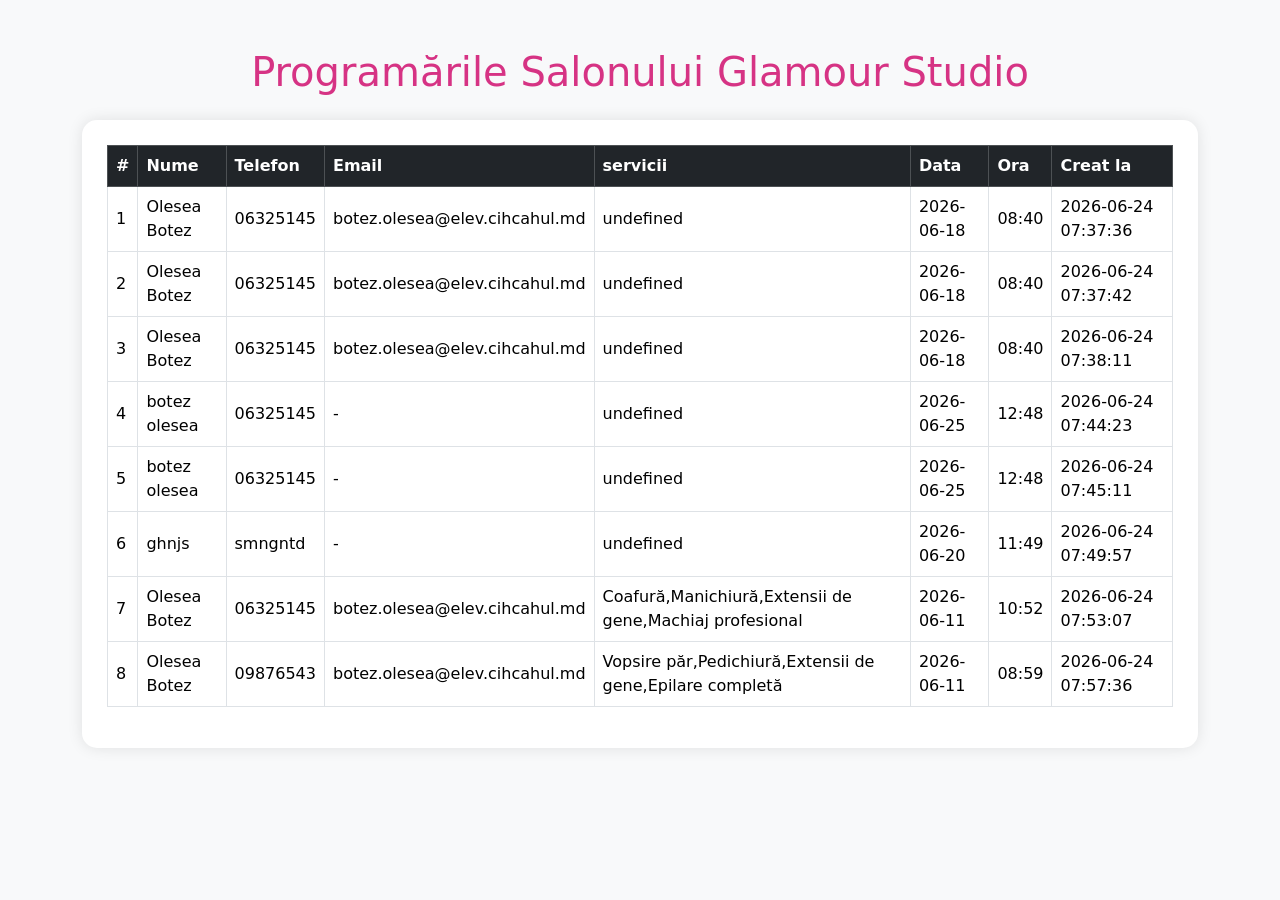
<file: admin.html>
<!DOCTYPE html>
<html lang="ro">
<head>
    <meta charset="UTF-8">
    <meta name="viewport" content="width=device-width, initial-scale=1.0">
    <title>Panou Administrare - Programări</title>

   
    <link href="https://cdn.jsdelivr.net/npm/bootstrap@5.3.3/dist/css/bootstrap.min.css" rel="stylesheet">

    <style>
        body {
            background-color: #f8f9fa;
        }

        h1 {
            color: #d63384;
        }

        .table-container {
            background: white;
            padding: 25px;
            border-radius: 15px;
            box-shadow: 0 0 15px rgba(0,0,0,.1);
        }
    </style>
</head>
<body>

<div class="container mt-5">

    <h1 class="text-center mb-4">
        Programările Salonului Glamour Studio
    </h1>

    <div class="table-container">

        <table class="table table-bordered table-hover align-middle">
            <thead class="table-dark">
                <tr>
                    <th>#</th>
                    <th>Nume</th>
                    <th>Telefon</th>
                    <th>Email</th>
                    <th>servicii</th>
                    <th>Data</th>
                    <th>Ora</th>
                    <th>Creat la</th>
                </tr>
            </thead>

            <tbody id="appointmentsTable">
            </tbody>

        </table>

    </div>

</div>

<script>
fetch("api/programari.json")
    .then(response => response.json())
    .then(programari => {

        const table = document.getElementById("appointmentsTable");

        if (programari.length === 0) {

            table.innerHTML = `
                <tr>
                    <td colspan="8" class="text-center">
                        Nu există programări.
                    </td>
                </tr>
            `;

            return;
        }

        programari.forEach((programare, index) => {

            table.innerHTML += `
                <tr>
                    <td>${index + 1}</td>
                    <td>${programare.nume}</td>
                    <td>${programare.telefon}</td>
                    <td>${programare.email || "-"}</td>
                    <td>${programare.servicii}</td>
                    <td>${programare.data}</td>
                    <td>${programare.ora}</td>
                    <td>${programare.creat_la}</td>
                </tr>
            `;

        });

    })
    .catch(error => {

        console.error(error);

        document.getElementById("appointmentsTable").innerHTML = `
            <tr>
                <td colspan="8" class="text-danger text-center">
                    Eroare la încărcarea programărilor.
                </td>
            </tr>
        `;

    });
</script>

</body>
</html>
</file>
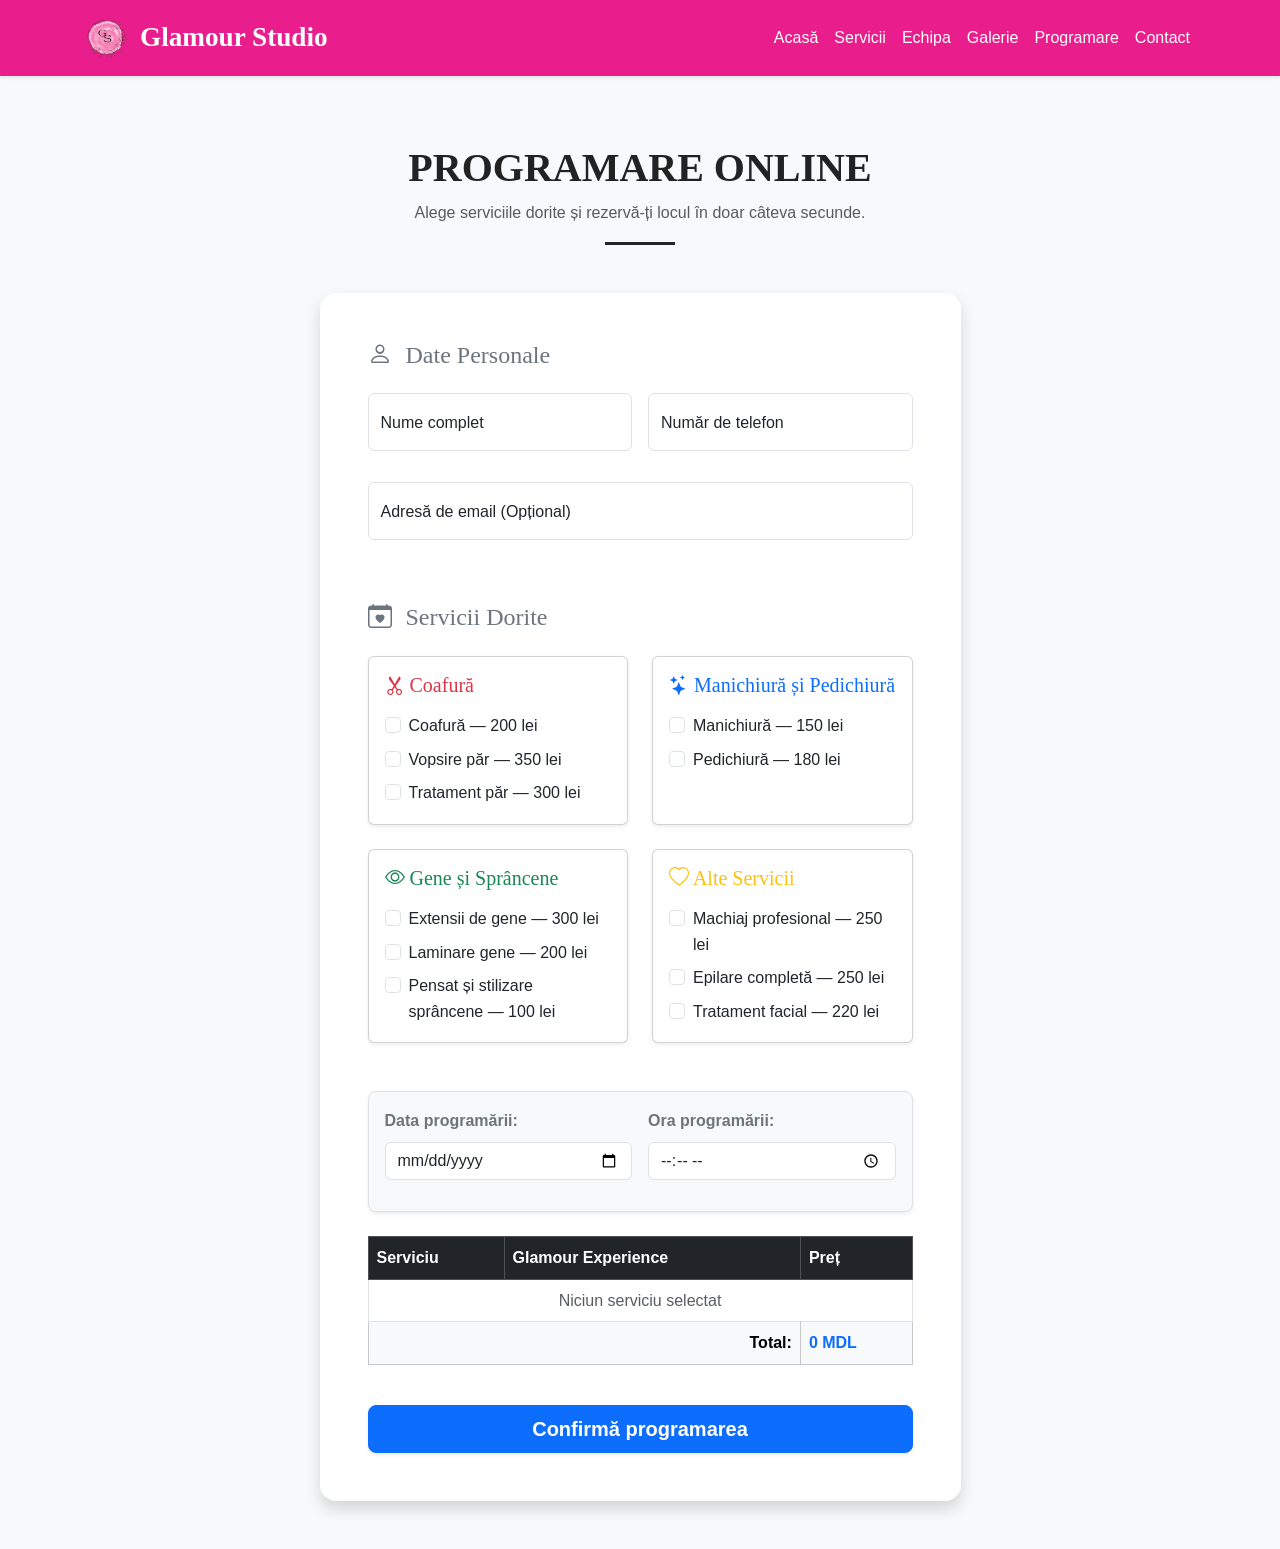
<file: booking.html>
<!DOCTYPE html>
<html lang="ro">

<head>
    <meta charset="UTF-8">
    <meta name="viewport" content="width=device-width, initial-scale=1.0">
    <title>Programare | Glamour Studio</title>

    <link href="https://cdn.jsdelivr.net/npm/bootstrap@5.3.3/dist/css/bootstrap.min.css" rel="stylesheet">

    <link rel="stylesheet" href="https://cdn.jsdelivr.net/npm/bootstrap-icons@1.11.3/font/bootstrap-icons.min.css">

    <link rel="stylesheet" href="css/style.css">
</head>

<body class="bg-light">

    <nav class="navbar navbar-expand-lg bg-pink fixed-top shadow-sm">
        <div class="container">
            <a class="navbar-brand d-flex align-items-center" href="index.html">
                <img src="./img/logo.png" alt="Logo Glamour Studio" class="logo me-2">
                <span>Glamour Studio</span>
            </a>
            <button class="navbar-toggler" type="button" data-bs-toggle="collapse" data-bs-target="#navbarNav">
                <span class="navbar-toggler-icon"></span>
            </button>
            <div class="collapse navbar-collapse" id="navbarNav">
                <ul class="navbar-nav ms-auto">
                    <li class="nav-item"><a class="nav-link" href="index.html">Acasă</a></li>
                    <li class="nav-item"><a class="nav-link" href="services.html">Servicii</a></li>
                    <li class="nav-item"><a class="nav-link" href="team.html">Echipa</a></li>
                    <li class="nav-item"><a class="nav-link" href="gallery.html">Galerie</a></li>
                    <li class="nav-item"><a class="nav-link active" href="booking.html">Programare</a></li>
                    <li class="nav-item"><a class="nav-link" href="contact.html">Contact</a></li>
                </ul>
            </div>
        </div>
    </nav>

    <div class="container my-5 pt-5">

        <div class="text-center my-5">
            <h1 class="fw-bold text-uppercase">Programare Online</h1>
            <p class="text-muted">Alege serviciile dorite și rezervă-ți locul în doar câteva secunde.</p>
            <div class="mx-auto bg-dark" style="width:70px;height:3px;"></div>
        </div>

        <div class="row g-4 justify-content-center">
            <div class="col-lg-7">
                <div class="card border-0 shadow p-4 p-md-5 rounded-4">
                    
                    <form id="bookingForm">

                        <h4 class="mb-4 text-secondary">
                            <i class="bi bi-person me-2"></i> Date Personale
                        </h4>

                        <div class="row g-3 mb-5">
                            <div class="col-md-6">
                                <div class="form-floating">
                                    <input type="text" class="form-control" id="name" placeholder="Nume" required>
                                    <label for="name">Nume complet</label>
                                </div>
                            </div>
                            <div class="col-md-6">
                                <div class="form-floating">
                                    <input type="tel" class="form-control" id="phone" placeholder="Telefon" required>
                                    <label for="phone">Număr de telefon</label>
                                </div>
                            </div>
                            <div class="col-12">
                                <div class="form-floating">
                                    <input type="email" class="form-control" id="email" placeholder="Email">
                                    <label for="email">Adresă de email (Opțional)</label>
                                </div>
                            </div>
                        </div>

                        <h4 class="mb-4 text-secondary">
                            <i class="bi bi-calendar-heart me-2"></i> Servicii Dorite
                        </h4>
                        
                        <div class="row g-4">
                            <div class="col-md-6">
                                <div class="card service-category h-100 shadow-sm">
                                    <div class="card-body">
                                        <h5 class="text-danger mb-3"><i class="bi bi-scissors"></i> Coafură</h5>
                                        <div class="form-check mb-2">
                                            <input class="form-check-input service-checkbox" type="checkbox" value="200" data-name="Coafură" id="coafura">
                                            <label class="form-check-label" for="coafura">Coafură — 200 lei</label>
                                        </div>
                                        <div class="form-check mb-2">
                                            <input class="form-check-input service-checkbox" type="checkbox" value="350" data-name="Vopsire păr" id="vopsire">
                                            <label class="form-check-label" for="vopsire">Vopsire păr — 350 lei</label>
                                        </div>
                                        <div class="form-check">
                                            <input class="form-check-input service-checkbox" type="checkbox" value="300" data-name="Tratament păr" id="tratamentPar">
                                            <label class="form-check-label" for="tratamentPar">Tratament păr — 300 lei</label>
                                        </div>
                                    </div>
                                </div>
                            </div>

                            <div class="col-md-6">
                                <div class="card service-category h-100 shadow-sm">
                                    <div class="card-body">
                                        <h5 class="text-primary mb-3"><i class="bi bi-stars"></i> Manichiură și Pedichiură</h5>
                                        <div class="form-check mb-2">
                                            <input class="form-check-input service-checkbox" type="checkbox" value="150" data-name="Manichiură" id="manichiura">
                                            <label class="form-check-label" for="manichiura">Manichiură — 150 lei</label>
                                        </div>
                                        <div class="form-check">
                                            <input class="form-check-input service-checkbox" type="checkbox" value="180" data-name="Pedichiură" id="pedichiura">
                                            <label class="form-check-label" for="pedichiura">Pedichiură — 180 lei</label>
                                        </div>
                                    </div>
                                </div>
                            </div>

                            <div class="col-md-6">
                                <div class="card service-category h-100 shadow-sm">
                                    <div class="card-body">
                                        <h5 class="text-success mb-3"><i class="bi bi-eye"></i> Gene și Sprâncene</h5>
                                        <div class="form-check mb-2">
                                            <input class="form-check-input service-checkbox" type="checkbox" value="300" data-name="Extensii de gene" id="gene">
                                            <label class="form-check-label" for="gene">Extensii de gene — 300 lei</label>
                                        </div>
                                        <div class="form-check mb-2">
                                            <input class="form-check-input service-checkbox" type="checkbox" value="200" data-name="Laminare gene" id="laminareGene">
                                            <label class="form-check-label" for="laminareGene">Laminare gene — 200 lei</label>
                                        </div>
                                        <div class="form-check">
                                            <input class="form-check-input service-checkbox" type="checkbox" value="100" data-name="Pensat și stilizare sprâncene" id="sprancene">
                                            <label class="form-check-label" for="sprancene">Pensat și stilizare sprâncene — 100 lei</label>
                                        </div>
                                    </div>
                                </div>
                            </div>

                            <div class="col-md-6">
                                <div class="card service-category h-100 shadow-sm">
                                    <div class="card-body">
                                        <h5 class="text-warning mb-3"><i class="bi bi-heart"></i> Alte Servicii</h5>
                                        <div class="form-check mb-2">
                                            <input class="form-check-input service-checkbox" type="checkbox" value="250" data-name="Machiaj profesional" id="machiaj">
                                            <label class="form-check-label" for="machiaj">Machiaj profesional — 250 lei</label>
                                        </div>
                                        <div class="form-check mb-2">
                                            <input class="form-check-input service-checkbox" type="checkbox" value="250" data-name="Epilare completă" id="epilare">
                                            <label class="form-check-label" for="epilare">Epilare completă — 250 lei</label>
                                        </div>
                                        <div class="form-check">
                                            <input class="form-check-input service-checkbox" type="checkbox" value="220" data-name="Tratament facial" id="tratamentFacial">
                                            <label class="form-check-label" for="tratamentFacial">Tratament facial — 220 lei</label>
                                        </div>
                                    </div>
                                </div>
                            </div>
                        </div>

                        <div class="booking-time mt-5 p-3 bg-light rounded-3 shadow-sm border">
                            <div class="row g-3">
                                <div class="col-md-6">
                                    <label for="date" class="form-label fw-bold text-secondary">Data programării:</label>
                                    <input type="date" id="date" class="form-control" required>
                                </div>
                                <div class="col-md-6">
                                    <label for="time" class="form-label fw-bold text-secondary">Ora programării:</label>
                                    <input type="time" id="time" class="form-control" required>
                                </div>
                            </div>
                        </div>

                        <div class="table-responsive mt-4">
                            <table class="table table-bordered align-middle">
                                <thead class="table-dark">
                                    <tr>
                                        <th>Serviciu</th>
                                        <th>Glamour Experience</th>
                                        <th>Preț</th>
                                    </tr>
                                </thead>
                                <tbody id="services-list">
                                    <tr>
                                        <td colspan="3" class="text-muted text-center">Niciun serviciu selectat</td>
                                    </tr>
                                </tbody>
                                <tfoot>
                                    <tr class="table-light">
                                        <td colspan="2" class="fw-bold text-end">Total:</td>
                                        <td id="total-price" class="fw-bold text-primary">0 MDL</td>
                                    </tr>
                                </tfoot>
                            </table>
                        </div>

                        <div class="text-center mt-4">
                            <button type="submit" id="confirmBtn" class="btn btn-primary btn-lg w-100 shadow-sm fw-bold">
                                Confirmă programarea
                            </button>
                        </div>

                    </form>

                </div>
            </div>
        </div>
    </div>

    <script src="https://cdn.jsdelivr.net/npm/bootstrap@5.3.3/dist/js/bootstrap.bundle.min.js"></script>
    
    <script src="js/main.js"></script>
</body>

</html>
</file>
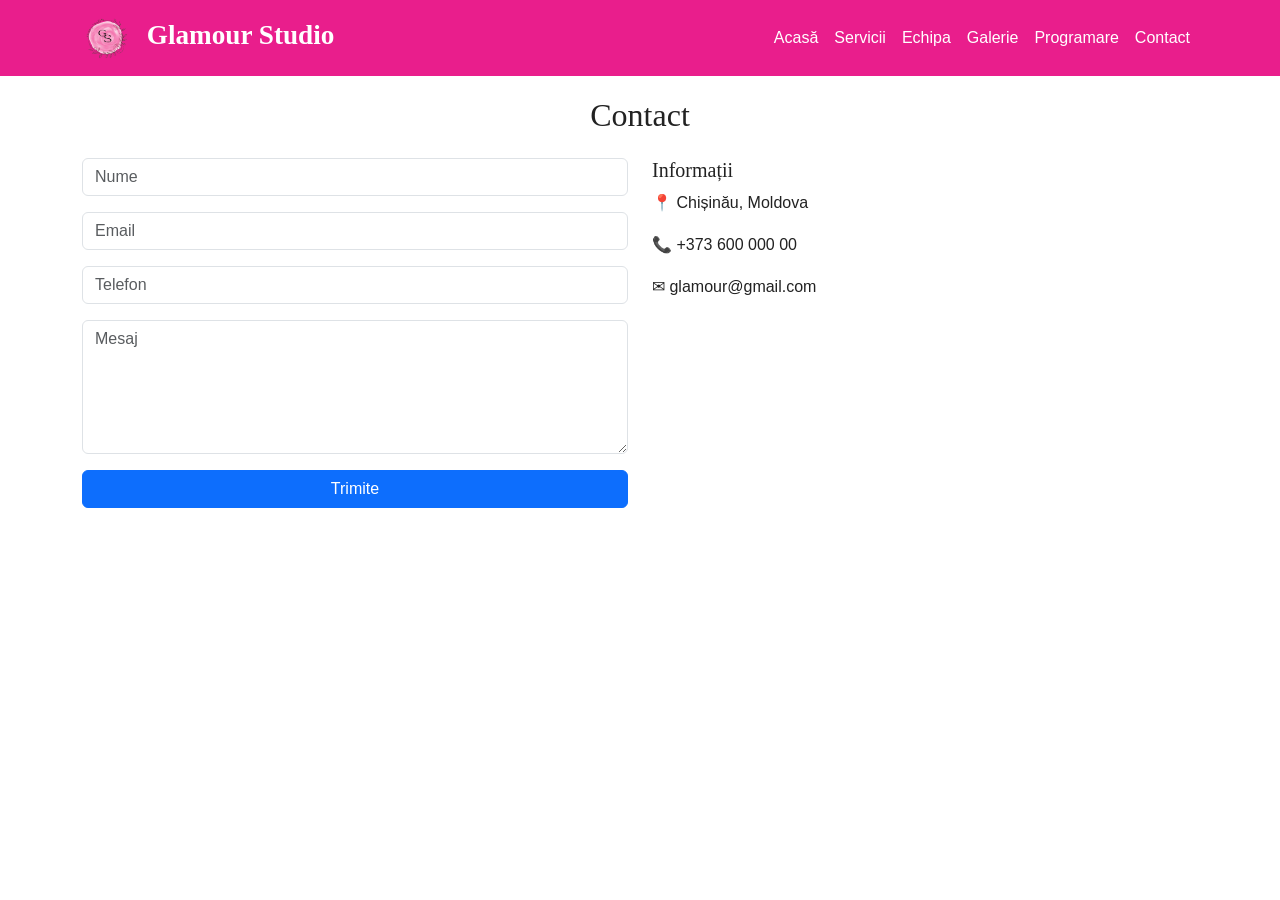
<file: contact.html>
<!DOCTYPE html>
<html lang="ro">
<head>
  <meta charset="UTF-8">
  <meta name="viewport" content="width=device-width, initial-scale=1.0">
  <title>Contact | Glamour Studio</title>

  <link href="https://cdn.jsdelivr.net/npm/bootstrap@5.3.3/dist/css/bootstrap.min.css" rel="stylesheet">
  <link rel="stylesheet" href="css/style.css">
</head>

<body>

 <nav class="navbar navbar-expand-lg navbar-dark fixed-top">
        <div class="container">

            <a class="navbar-brand" href="index.html">
                <img src="./img/logo.png" alt="Logo Glamour Studio" class="logo me-2">
                Glamour Studio
            </a>

            <button class="navbar-toggler"
                type="button"
                data-bs-toggle="collapse"
                data-bs-target="#navbarNav">

                <span class="navbar-toggler-icon"></span>
            </button>

            <div class="collapse navbar-collapse"
                id="navbarNav">

                <ul class="navbar-nav ms-auto">

                    <li class="nav-item">
                        <a class="nav-link active" href="index.html">Acasă</a>
                    </li>

                    <li class="nav-item">
                        <a class="nav-link" href="services.html">Servicii</a>
                    </li>

                    <li class="nav-item">
                        <a class="nav-link" href="team.html">Echipa</a>
                    </li>

                    <li class="nav-item">
                        <a class="nav-link" href="gallery.html">Galerie</a>
                    </li>

                    <li class="nav-item">
                        <a class="nav-link" href="booking.html">Programare</a>
                    </li>

                    <li class="nav-item">
                        <a class="nav-link" href="contact.html">Contact</a>
                    </li>

                </ul>

            </div>
        </div>
    </nav>

<div class="container mt-5 pt-5">
  <h2 class="text-center mb-4">Contact</h2>

  <div class="row">

    <div class="col-md-6">
      <form>

        <input class="form-control mb-3" placeholder="Nume">
        <input class="form-control mb-3" placeholder="Email">
        <input class="form-control mb-3" placeholder="Telefon">

        <textarea class="form-control mb-3" rows="5" placeholder="Mesaj"></textarea>

        <button class="btn btn-primary w-100">Trimite</button>

      </form>
    </div>

    <div class="col-md-6">
      <h5>Informații</h5>
      <p>📍 Chișinău, Moldova</p>
      <p>📞 +373 600 000 00</p>
      <p>✉ glamour@gmail.com</p>

      <iframe src="https://www.google.com/maps/embed?pb=!1m18..."
        width="100%" height="250" style="border:0;"></iframe>
    </div>

  </div>
</div>

<script src="js/main.js"></script>
</body>
</html>
</file>
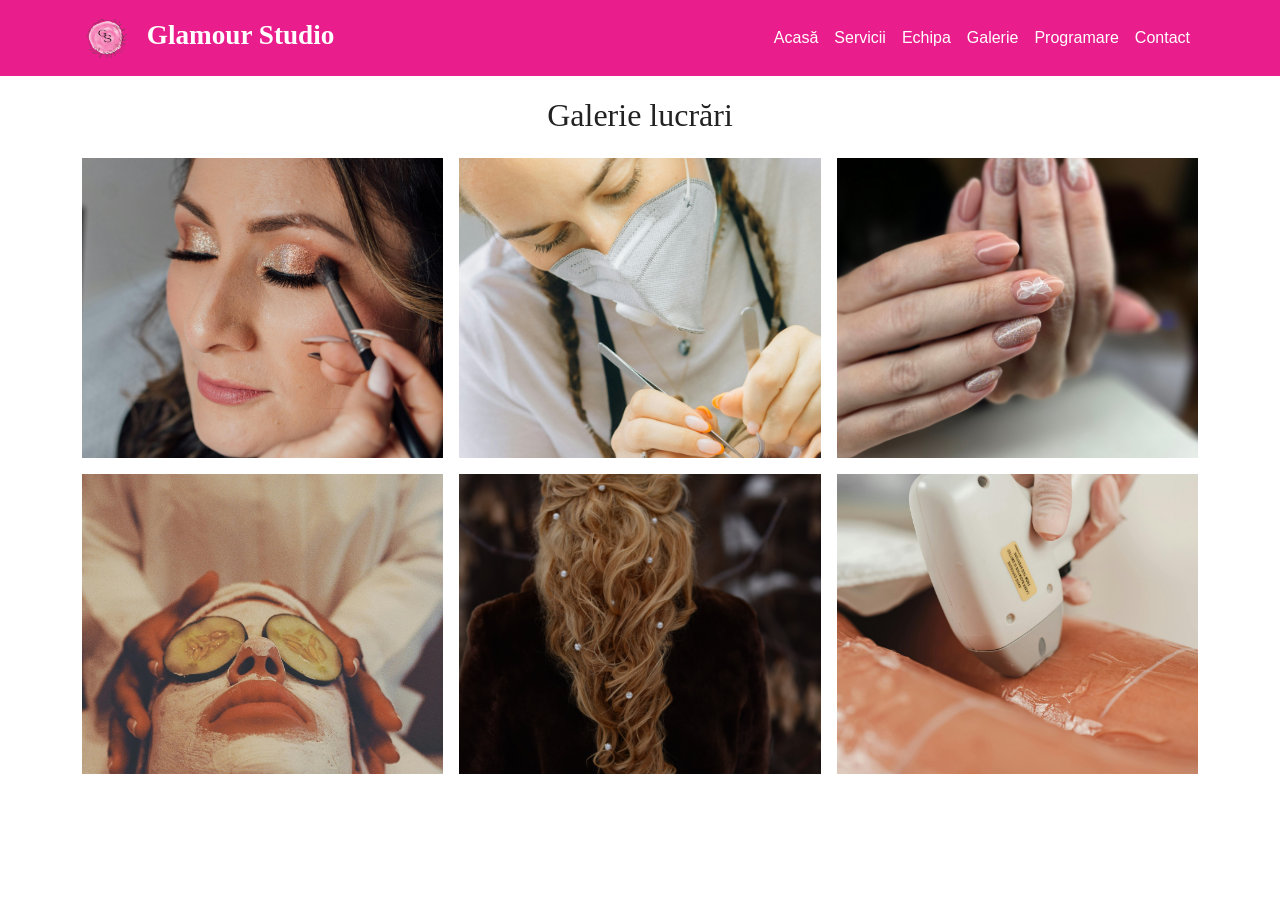
<file: gallery.html>
<!DOCTYPE html>
<html lang="ro">
<head>
  <meta charset="UTF-8">
  <meta name="viewport" content="width=device-width, initial-scale=1.0">

  <title>Galerie | Glamour Studio</title>

  <link href="https://cdn.jsdelivr.net/npm/bootstrap@5.3.3/dist/css/bootstrap.min.css" rel="stylesheet">
  <link rel="stylesheet" href="css/style.css">
</head>

<body>

 <nav class="navbar navbar-expand-lg navbar-dark fixed-top">
        <div class="container">

            <a class="navbar-brand" href="index.html">
              <img src="./img/logo.png" alt="Logo Glamour Studio" class="logo me-2">
                Glamour Studio
            </a>

            <button class="navbar-toggler"
                type="button"
                data-bs-toggle="collapse"
                data-bs-target="#navbarNav">
                <span class="navbar-toggler-icon"></span>
            </button>

            <div class="collapse navbar-collapse" id="navbarNav">
                <ul class="navbar-nav ms-auto">
                    <li class="nav-item"><a class="nav-link" href="index.html">Acasă</a></li>
                    <li class="nav-item"><a class="nav-link" href="services.html">Servicii</a></li>
                    <li class="nav-item"><a class="nav-link" href="team.html">Echipa</a></li>
                    <li class="nav-item"><a class="nav-link active" href="gallery.html">Galerie</a></li>
                    <li class="nav-item"><a class="nav-link" href="booking.html">Programare</a></li>
                    <li class="nav-item"><a class="nav-link" href="contact.html">Contact</a></li>
                </ul>
            </div>
        </div>
    </nav>

<div class="container mt-5 pt-5">
  <h2 class="text-center mb-4">Galerie lucrări</h2>

  <div class="row g-3">
    <div class="col-md-4">
      <img src="img/gallery/gallery1.jpg" class="img-fluid gallery-img" style="cursor: pointer;" onclick="openImg(this)">
    </div>
    <div class="col-md-4">
      <img src="img/gallery/gallery2.jpg" class="img-fluid gallery-img" style="cursor: pointer;" onclick="openImg(this)">
    </div>
    <div class="col-md-4">
      <img src="img/gallery/gallery3.jpg" class="img-fluid gallery-img" style="cursor: pointer;" onclick="openImg(this)">
    </div>
    <div class="col-md-4">
      <img src="img/gallery/gallery4.jpg" class="img-fluid gallery-img" style="cursor: pointer;" onclick="openImg(this)">
    </div>
    <div class="col-md-4">
      <img src="img/gallery/gallery5.jpg" class="img-fluid gallery-img" style="cursor: pointer;" onclick="openImg(this)">
    </div>
    <div class="col-md-4">
      <img src="img/gallery/gallery6.jpg" class="img-fluid gallery-img" style="cursor: pointer;" onclick="openImg(this)">
    </div>
  </div>
</div>

<div id="lightbox" class="lightbox" onclick="closeImg()" style="display: none; position: fixed; top: 0; left: 0; width: 100%; height: 100%; background: rgba(0,0,0,0.85); z-index: 9999; justify-content: center; align-items: center;">
  <img id="lightboxImg" style="max-width: 90%; max-height: 90%; border: 3px solid #fff; border-radius: 5px;">
</div>

<script src="https://cdn.jsdelivr.net/npm/bootstrap@5.3.3/dist/js/bootstrap.bundle.min.js"></script>
<script src="js/main.js"></script>
</body>
</html>
</file>
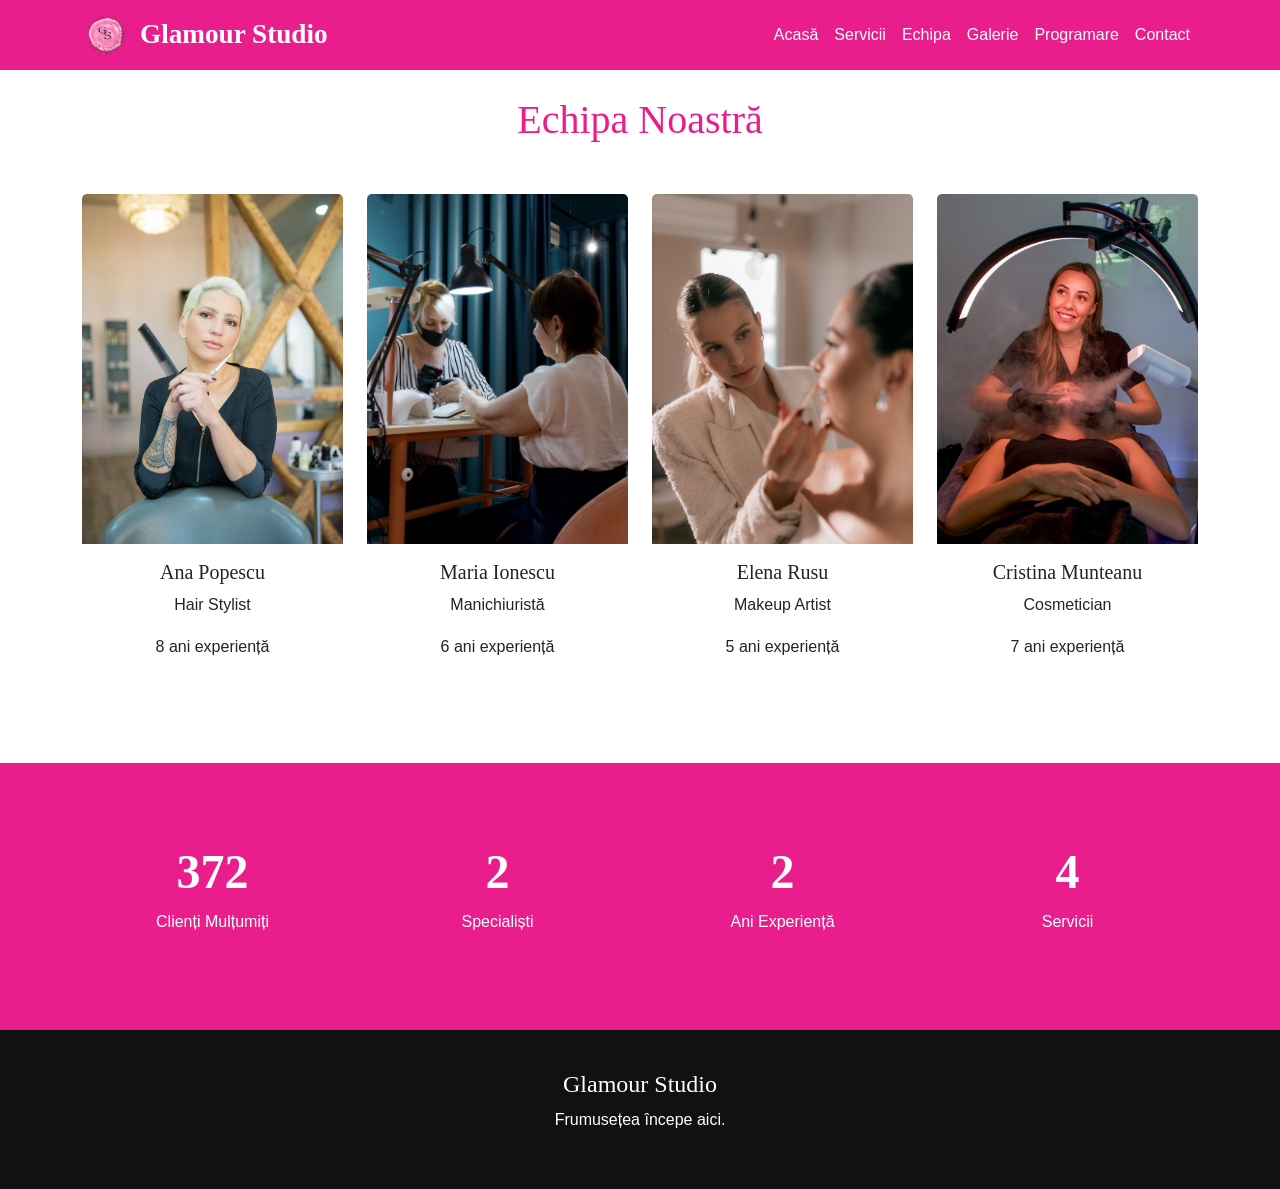
<file: team.html>
<!DOCTYPE html>
<html lang="ro">

<head>
    <meta charset="UTF-8">
    <meta name="viewport" content="width=device-width, initial-scale=1.0">
    <title>Echipa - Glamour Studio</title>

    <link href="https://cdn.jsdelivr.net/npm/bootstrap@5.3.3/dist/css/bootstrap.min.css"
        rel="stylesheet">

    <link rel="stylesheet"
        href="https://cdnjs.cloudflare.com/ajax/libs/font-awesome/6.5.1/css/all.min.css">

    <link rel="stylesheet"
        href="css/style.css">
</head>

<body>

    
    <nav class="navbar navbar-expand-lg navbar-dark fixed-top">

        <div class="container">
<img src="./img/logo.png" alt="Logo Glamour Studio" class="logo me-2">
            <a class="navbar-brand"
                href="index.html">
                Glamour Studio
            </a>

            <button class="navbar-toggler"
                data-bs-toggle="collapse"
                data-bs-target="#menu">

                <span class="navbar-toggler-icon"></span>

            </button>

            <div class="collapse navbar-collapse"
                id="menu">

                <ul class="navbar-nav ms-auto">

                    <li class="nav-item">
                        <a class="nav-link"
                            href="index.html">
                            Acasă
                        </a>
                    </li>

                    <li class="nav-item">
                        <a class="nav-link"
                            href="services.html">
                            Servicii
                        </a>
                    </li>

                    <li class="nav-item">
                        <a class="nav-link active"
                            href="team.html">
                            Echipa
                        </a>
                    </li>

                    <li class="nav-item">
                        <a class="nav-link"
                            href="gallery.html">
                            Galerie
                        </a>
                    </li>

                    <li class="nav-item">
                        <a class="nav-link"
                            href="booking.html">
                            Programare
                        </a>
                    </li>

                    <li class="nav-item">
                        <a class="nav-link"
                            href="contact.html">
                            Contact
                        </a>
                    </li>

                </ul>

            </div>

        </div>

    </nav>


    <section class="container py-5 mt-5">

        <h1 class="section-title">
            Echipa Noastră
        </h1>

        <div class="row">

            <div class="col-md-3 mb-4">

                <div class="card team-card">

                    <img src="img/team/team1.jpg"
                        class="card-img-top"
                        alt="Ana Popescu">

                    <div class="card-body text-center">

                        <h5>Ana Popescu</h5>

                        <p>Hair Stylist</p>

                        <p>8 ani experiență</p>

                    </div>

                </div>

            </div>

            <div class="col-md-3 mb-4">

                <div class="card team-card">

                    <img src="img/team/team2.jpg"
                        class="card-img-top"
                        alt="Maria Ionescu">

                    <div class="card-body text-center">

                        <h5>Maria Ionescu</h5>

                        <p>Manichiuristă</p>

                        <p>6 ani experiență</p>

                    </div>

                </div>

            </div>

            <div class="col-md-3 mb-4">

                <div class="card team-card">

                    <img src="img/team/team3.jpg"
                        class="card-img-top"
                        alt="Elena Rusu">

                    <div class="card-body text-center">

                        <h5>Elena Rusu</h5>

                        <p>Makeup Artist</p>

                        <p>5 ani experiență</p>

                    </div>

                </div>

            </div>

            <div class="col-md-3 mb-4">

                <div class="card team-card">

                    <img src="img/team/team4.jpg"
                        class="card-img-top"
                        alt="Cristina Munteanu">

                    <div class="card-body text-center">

                        <h5>Cristina Munteanu</h5>

                        <p>Cosmetician</p>

                        <p>7 ani experiență</p>

                    </div>

                </div>

            </div>

        </div>

    </section>


    <section class="counter">

        <div class="container">

            <div class="row text-center">

                <div class="col-md-3">

                    <h2 class="counter-number"
                        data-target="1500">
                        0
                    </h2>

                    <p>Clienți Mulțumiți</p>

                </div>

                <div class="col-md-3">

                    <h2 class="counter-number"
                        data-target="10">
                        0
                    </h2>

                    <p>Specialiști</p>

                </div>

                <div class="col-md-3">

                    <h2 class="counter-number"
                        data-target="12">
                        0
                    </h2>

                    <p>Ani Experiență</p>

                </div>

                <div class="col-md-3">

                    <h2 class="counter-number"
                        data-target="20">
                        
                    </h2>

                    <p>Servicii</p>

                </div>

            </div>

        </div>

    </section>

    

    <footer>

        <div class="container text-center">

            <h4>Glamour Studio</h4>

            <p>Frumusețea începe aici.</p>

        </div>

    </footer>

    <script src="https://cdn.jsdelivr.net/npm/bootstrap@5.3.3/dist/js/bootstrap.bundle.min.js"></script>

    <script src="js/main.js"></script>

</body>

</html>
</file>
<file: css/style.css>
:root{
    --primary:#E91E8C;
    --gold:#C9A96E;
    --dark:#222;
    --light:#f8f9fa;
}

*{
    margin:0;
    padding:0;
    box-sizing:border-box;
}

html{
    scroll-behavior:smooth;
}

body{
    font-family:'Lato',sans-serif;
    line-height:1.6;
    color:var(--dark);
}

h1,h2,h3,h4,h5{
    font-family:'Playfair Display',serif;
}

.section-title{
    text-align:center;
    margin-bottom:50px;
    color:var(--primary);
}


.navbar{
    background:#E91E8C;
}

.navbar-brand{
    font-size:1.7rem;
    font-weight:bold;
}

.nav-link{
    color:white !important;
    transition:.3s;
}

.nav-link:hover{
    color:var(--gold) !important;
}

.hero{
    background:
    linear-gradient(rgba(0,0,0,.5),
    rgba(0,0,0,.5)),
    url("../img/hero.jpg");

    background-size:cover;
    background-position:center;

    min-height:100vh;

    display:flex;
    align-items:center;
    justify-content:center;

    text-align:center;
    color:white;
}

.hero h1{
    font-size:4rem;
}

.hero p{
    font-size:1.3rem;
    margin:20px 0;
}


.logo{
    width: 50px;
    height: 50px;
    object-fit: contain;
}

.navbar-brand{
    font-family: 'Playfair Display', serif;
    font-size: 1.7rem;
    font-weight: bold;
    color: white !important;
}

html{
scroll-behavior:smooth;
}
.btn-gold{
    background:var(--gold);
    color:white;
    padding:12px 30px;
    border:none;
    border-radius:30px;
    text-decoration:none;
    transition:.3s;
}

.btn-gold:hover{
    background:var(--primary);
    color:white;
}



.service-card{
    border:none;
    overflow:hidden;
    transition:.4s;
    margin-bottom:25px;
}

.service-card:hover{
    transform:translateY(-10px);
}

.service-card img{
    height:250px;
    object-fit:cover;
}

.advantages{
    background:#f4f4f4;
    padding:80px 0;
}

.icon{
    font-size:50px;
    color:var(--primary);
    margin-bottom:15px;
}

.review{
    text-align:center;
    padding:40px;
    max-width:700px;
    margin:auto;
}

.review p{
    font-size:1.2rem;
    font-style:italic;
}

.instagram{
    padding:80px 0;
}

.instagram img{
    border-radius:10px;
    transition:.3s;
    margin-bottom:15px;
}

.instagram img:hover{
    transform:scale(1.05);
}

.team-card{
    text-align:center;
    border:none;
    transition:.4s;
}

.team-card:hover{
    transform:translateY(-10px);
}

.team-card img{
    height:350px;
    object-fit:cover;
}

.counter{
    background:var(--primary);
    color:white;
    padding:80px 0;
}

.counter-number{
    font-size:3rem;
    font-weight:bold;
}
.gallery-img{
    width: 100%;
    height: 300px;
    object-fit: cover;
    cursor: pointer;
    transition: 0.4s;
}

.gallery-img:hover{
    transform: scale(1.1);
}
.form-section{
    padding:100px 0;
}

.form-control{
    margin-bottom:15px;
}

.error{
    color:red;
    font-size:14px;
}
.contact-info{
    background:#f8f9fa;
    padding:30px;
    border-radius:10px;
}
footer{
    background:#111;
    color:white;
    padding:40px 0;
}

.social i{
    font-size:25px;
    margin:10px;
    cursor:pointer;
    transition:.3s;
}

.social i:hover{
    color:var(--gold);
}
#backToTop{
    position:fixed;
    bottom:20px;
    right:20px;

    width:50px;
    height:50px;

    border:none;
    border-radius:50%;

    background:var(--primary);
    color:white;

    display:none;

    cursor:pointer;

    z-index:999;
}

.lightbox {
    transition: background 0.3s ease;
}
.gallery-img:hover {
    transform: scale(1.02);
    transition: all 0.2s ease-in-out;
}

@media(max-width:768px){

.hero h1{
    font-size:2.5rem;
}

.hero p{
    font-size:1rem;
}

.section-title{
    font-size:1.8rem;
}

.counter-number{
    font-size:2rem;
}
/* ================= BOOKING ================= */

#bookingForm .card{
    border:none;
    border-radius:20px;
    box-shadow:0 5px 15px rgba(0,0,0,.08);
    transition:.3s;
}

#bookingForm .card:hover{
    transform:translateY(-5px);
    box-shadow:0 10px 25px rgba(233,30,140,.15);
}

#bookingForm h4{
    color:var(--primary) !important;
    margin-bottom:25px;
}

#bookingForm h5{
    font-size:1.1rem;
    font-weight:700;
}

#bookingForm .card-body{
    padding:1.5rem;
}

#bookingForm .form-check{
    margin-bottom:12px;
}

#bookingForm .form-check-input{
    cursor:pointer;
}

#bookingForm .form-check-input:checked{
    background-color:var(--primary);
    border-color:var(--primary);
}

#bookingForm .form-check-label{
    cursor:pointer;
    transition:.3s;
}

#bookingForm .form-check:hover .form-check-label{
    color:var(--primary);
}

#bookingForm .form-control{
    border-radius:12px;
}

#bookingForm .btn-dark{
    background:var(--primary);
    border:none;
    border-radius:12px;
    transition:.3s;
}

#bookingForm .btn-dark:hover{
    background:#c21872;
}

#price{
    color:#ffc107;
}

.bg-pink{
    background:var(--primary) !important;
}

.tracking-wide{
    letter-spacing:1px;
}

@media(max-width:768px){

    #bookingForm .card-body{
        padding:1rem;
    }

}
}
</file>
